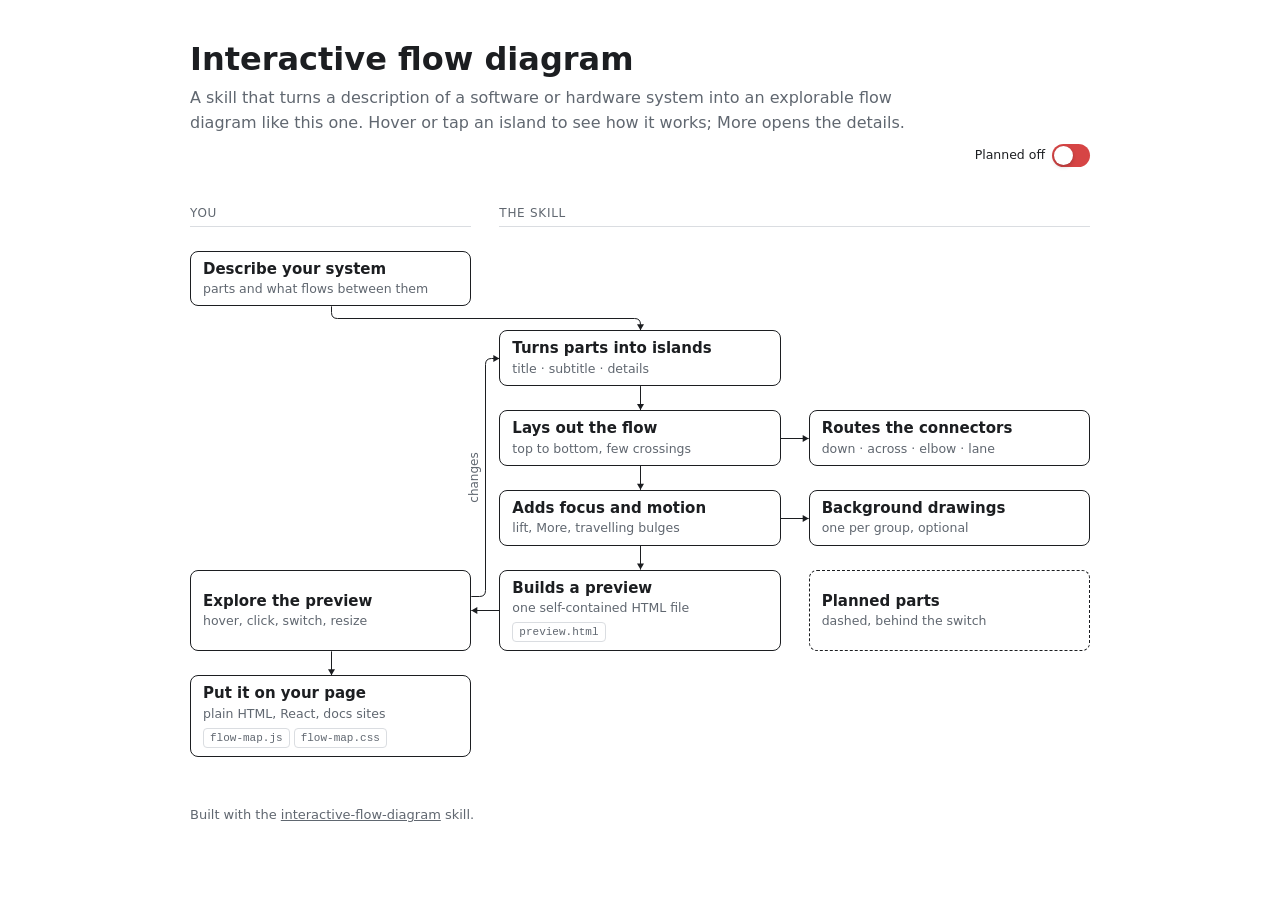
<file: docs/index.html>
<!doctype html>
<html lang="en">
<head>
<meta charset="utf-8">
<meta name="viewport" content="width=device-width, initial-scale=1">
<title>Interactive flow diagram</title>
<style>
  :root {
    --page-bg: #fff;
    --page-fg: #1c1e21;
    --page-muted: #606770;
    color-scheme: light dark;
  }
  @media (prefers-color-scheme: dark) {
    :root { --page-bg: #1b1b1d; --page-fg: #e3e3e3; --page-muted: #a8abb0; }
  }
  html { background: var(--page-bg); }
  body {
    margin: 0 auto;
    max-width: 900px;
    padding: 40px 16px 64px;
    font-family: system-ui, -apple-system, "Segoe UI", Roboto, sans-serif;
    color: var(--page-fg);
    background: var(--page-bg);
  }
  h1 { margin: 0 0 8px; font-size: 2rem; line-height: 1.2; }
  .intro { margin: 0 0 8px; max-width: 46em; line-height: 1.55; color: var(--page-muted); }
  .flow-map { --flow-bg: var(--page-bg); }
  footer { margin-top: 32px; font-size: 13px; line-height: 1.5; color: var(--page-muted); }
  footer a { color: inherit; }
/* flow-map.css: look of the interactive flow diagram.
   All diagram lines (island outlines and connectors) share one colour and one width.
   Theme: set the variables below to match the page. Dark mode turns on with [data-theme='dark'] or .dark
   on any ancestor, or follows the system when the diagram element also has the class flow-map--auto. */
.flow-map {
  --flow-line: currentColor;
  --flow-line-width: 1px;
  --flow-bg: #fff;                 /* page background: islands use it, so drawings sit behind them */
  --flow-surface: #fff;            /* lifted island */
  --flow-muted: #606770;
  --flow-soft: #dadde1;            /* header rule, chip and popup borders */
  --flow-popup: #ebedf0;
  --flow-shadow: rgba(0, 0, 0, 0.12);
  --flow-off: #d64545;             /* switch off */
  --flow-on: #34a853;              /* switch on */
  --flow-mono: ui-monospace, SFMono-Regular, Menlo, Consolas, "Liberation Mono", monospace;
  --flow-drawing-opacity: 0.18;
  --flow-gap-y: 24px;
  width: 100%;
  margin-bottom: 1.5rem;
  font-size: 15px;
  line-height: 1.3;
}

[data-theme='dark'] .flow-map,
.dark .flow-map {
  --flow-bg: #1b1b1d;
  --flow-surface: #242526;
  --flow-muted: #a8abb0;
  --flow-soft: #444950;
  --flow-popup: #2c2d30;
  --flow-shadow: rgba(0, 0, 0, 0.5);
  --flow-drawing-opacity: 0.16;
}

@media (prefers-color-scheme: dark) {
  .flow-map.flow-map--auto {
    --flow-bg: #1b1b1d;
    --flow-surface: #242526;
    --flow-muted: #a8abb0;
    --flow-soft: #444950;
    --flow-popup: #2c2d30;
    --flow-shadow: rgba(0, 0, 0, 0.5);
    --flow-drawing-opacity: 0.16;
  }
}

/* switch for planned connectors: above the diagram at the right edge, two text lines of air below */
.flow-map__bar {
  display: flex;
  justify-content: flex-end;
  margin-bottom: 2.6em;
}

.flow-map__switch {
  display: inline-flex;
  align-items: center;
  gap: 7px;
  padding: 0;
  font: inherit;
  font-size: 12.5px;
  color: inherit;
  background: none;
  border: none;
  cursor: pointer;
  touch-action: manipulation;
  -webkit-tap-highlight-color: transparent;
}

.flow-map__switch-label {
  min-width: 5.4em;   /* both labels take the same space */
  text-align: right;
}

/* iOS proportions: pill track, round knob that almost fills it, soft knob shadow */
.flow-map__switch-track {
  position: relative;
  flex: none;
  width: 38px;
  height: 23px;
  background: var(--flow-off);
  border-radius: 999px;
  transition: background-color 0.25s ease;
}

.flow-map__switch-knob {
  position: absolute;
  top: 2px;
  left: 2px;
  width: 19px;
  height: 19px;
  border-radius: 999px;
  background: #fff;
  box-shadow: 0 2px 4px rgba(0, 0, 0, 0.2), 0 0 0 0.5px rgba(0, 0, 0, 0.06);
  transition: transform 0.25s cubic-bezier(0.3, 0.7, 0.4, 1), width 0.15s ease;
}

.flow-map__switch[aria-checked="true"] .flow-map__switch-track { background: var(--flow-on); }
.flow-map__switch[aria-checked="true"] .flow-map__switch-knob { transform: translateX(15px); }
.flow-map__switch:active .flow-map__switch-knob { width: 23px; }   /* stretches while pressed */
.flow-map__switch[aria-checked="true"]:active .flow-map__switch-knob { transform: translateX(11px); }
.flow-map__switch:focus-visible { outline: none; }
.flow-map__switch:focus-visible .flow-map__switch-track {
  box-shadow: 0 0 0 2px var(--flow-bg), 0 0 0 3px var(--flow-line);
}

.flow-map__grid {
  position: relative;
  display: grid;
  /* grid-template-columns is set by the script: lane | column | gutter | column | ... | lane */
  row-gap: var(--flow-gap-y);
  padding-bottom: 16px; /* room for connectors below the last row */
}

.flow-map__head {
  align-self: end;
  padding-bottom: 4px;
  font-size: 12px;
  letter-spacing: 0.06em;
  text-transform: uppercase;
  color: var(--flow-muted);
  border-bottom: var(--flow-line-width) solid var(--flow-soft);
}

.flow-map__divider {
  align-self: center;
  display: flex;
  align-items: center;
  gap: 8px;
  font-size: 11.5px;
  color: var(--flow-muted);
  white-space: nowrap;
}

.flow-map__divider::before,
.flow-map__divider::after {
  content: "";
  flex: 1;
  border-top: var(--flow-line-width) dashed var(--flow-soft);
}

/* background drawing of the group in focus: faint, fades in slowly and crossfades between groups */
.flow-map__backdrop {
  position: absolute;
  inset: 0;
  pointer-events: none;
}

.flow-map__drawing {
  position: absolute;
  inset: 0;
  width: 100%;
  height: 100%;
  opacity: 0;
  transition: opacity 1.4s cubic-bezier(0.45, 0, 0.25, 1);
}

.flow-map__drawing.is-shown { opacity: var(--flow-drawing-opacity); }

/* connectors */
.flow-map__edges {
  position: absolute;
  inset: 0;
  width: 100%;
  height: 100%;
  overflow: visible;
  pointer-events: none;
}

.flow-map__edges path {
  fill: none;
  stroke: var(--flow-line);
  stroke-width: var(--flow-line-width);
}

.flow-map__edges .is-planned { stroke-dasharray: 5 4; }

.flow-map__edges .flow-map__arrow,
.flow-map__edges .flow-map__flow {
  fill: var(--flow-line);
  stroke: none;
}

.flow-map__edges text {
  fill: var(--flow-muted);
  font-size: 12px;
}

/* islands: hover lifts a little; keyboard focus lifts and gets a stronger outline */
.flow-map__node {
  position: relative;
  z-index: 1;
  display: block;
  width: 100%;
  margin: 0;
  padding: 8px 12px;
  text-align: left;
  font: inherit;
  color: inherit;
  background: var(--flow-bg);
  border: var(--flow-line-width) solid var(--flow-line);
  border-radius: 8px;
  cursor: default;
  touch-action: manipulation;
  -webkit-tap-highlight-color: transparent;
  transition: transform 0.15s ease, box-shadow 0.15s ease;
}

.flow-map__node.is-planned { border-style: dashed; }

.flow-map__node:hover,
.flow-map__node.is-open {
  z-index: 2;
  background: var(--flow-surface);
  transform: scale(1.025);
  box-shadow: 0 6px 18px var(--flow-shadow);
}

.flow-map__node:focus-visible {
  z-index: 2;
  background: var(--flow-surface);
  outline: none;
  transform: scale(1.025);
  box-shadow: 0 0 0 1px var(--flow-line), 0 6px 18px var(--flow-shadow);
}

.flow-map__title {
  display: block;
  font-weight: 600;
}

.flow-map__node.is-code .flow-map__title {
  font-family: var(--flow-mono);
  font-size: 0.92em;
  overflow-wrap: anywhere;
}

.flow-map__sub {
  display: block;
  margin-top: 2px;
  font-size: 12.5px;
  color: var(--flow-muted);
}

.flow-map__chips {
  display: flex;
  flex-wrap: wrap;
  gap: 4px;
  margin-top: 6px;
}

.flow-map__chip {
  padding: 0 6px;
  font-family: var(--flow-mono);
  font-size: 11px;
  line-height: 18px;
  color: var(--flow-muted);
  border: var(--flow-line-width) solid var(--flow-soft);
  border-radius: 4px;
}

/* info window: grey, so it reads as separate from the diagram */
.flow-map__popup {
  position: absolute;
  z-index: 5;
  box-sizing: border-box;
  padding: 12px 14px;
  font-size: 14px;
  line-height: 1.45;
  background: var(--flow-popup);
  border: var(--flow-line-width) solid var(--flow-soft);
  border-radius: 8px;
  box-shadow: 0 6px 20px rgba(0, 0, 0, 0.1);
  pointer-events: auto;
}

.flow-map__popup[hidden],
.flow-map__more[hidden] { display: none; }

.flow-map__popup h4 { margin: 0 0 2px; font-size: 15px; }
.flow-map__popup .flow-map__kind { margin: 0 0 8px; font-size: 12px; color: var(--flow-muted); }
.flow-map__popup p { margin: 0 0 6px; }
.flow-map__popup p:last-child { margin-bottom: 0; }

.flow-map__popup .flow-map__list {
  margin: 8px 0 6px;
  padding-left: 16px;
}

.flow-map__popup .flow-map__list.is-code {
  font-family: var(--flow-mono);
  font-size: 12px;
  overflow-wrap: anywhere;
}

.flow-map__popup .flow-map__status {
  padding-top: 6px;
  border-top: var(--flow-line-width) solid var(--flow-soft);
}

/* "More" / "Close" tag on the top right edge of the island in focus */
.flow-map__more {
  position: absolute;
  z-index: 4;
  padding: 1px 9px;
  font: inherit;
  font-size: 12px;
  line-height: 18px;
  color: inherit;
  background: var(--flow-surface);
  border: var(--flow-line-width) solid var(--flow-line);
  border-radius: 999px;
  cursor: pointer;
  touch-action: manipulation;
  -webkit-tap-highlight-color: transparent;
}

.flow-map__more:hover { background: var(--flow-popup); }
.flow-map__more:focus-visible { outline: none; box-shadow: 0 0 0 1px var(--flow-line); }

/* narrow (phones): set by the script from the real width */
.flow-map.is-narrow {
  --flow-gap-y: 18px;
  font-size: 13px;
}

.flow-map.is-narrow .flow-map__node { padding: 6px 7px; }
.flow-map.is-narrow .flow-map__sub,
.flow-map.is-narrow .flow-map__chips { display: none; }   /* the info window has them */
.flow-map.is-narrow .flow-map__head { font-size: 10.5px; letter-spacing: 0.03em; }
.flow-map.is-narrow .flow-map__edges text { font-size: 10.5px; }
.flow-map.is-narrow .flow-map__title { font-size: 12px; hyphens: auto; }
.flow-map.is-narrow .flow-map__node.is-code .flow-map__title { font-size: 0.85em; overflow-wrap: normal; }

@media (prefers-reduced-motion: reduce) {
  .flow-map__switch-track,
  .flow-map__switch-knob,
  .flow-map__node,
  .flow-map__drawing { transition: none; }
}

</style>
</head>
<body>
<h1>Interactive flow diagram</h1>
<p class="intro">A skill that turns a description of a software or hardware system into an explorable flow diagram like this one. Hover or tap an island to see how it works; More opens the details.</p>
<div id="flow" class="flow-map--auto"></div>
<footer>Built with the <a href="https://github.com/Vincentrindt05/interactive-flow-diagram"> interactive-flow-diagram</a> skill.</footer>
<script>
/*
 * flow-map.js: interactive top-down flow diagram.
 *
 *   var destroy = createFlowMap(element, config);
 *
 * Islands sit on a grid (col, row). Connectors are routed automatically:
 *   same column, lower row      -> straight down
 *   same row                    -> straight across
 *   lower row, other column     -> elbow through the gap above the target row
 *   higher row (going back up)  -> along a lane in the gutter beside the columns
 * Any connector can be sent along a lane with `via: 'left' | 'right'`.
 * See references/config.md for every option.
 *
 * Works as a classic <script> (sets window.createFlowMap) and as a CommonJS/bundler import.
 */
(function (global) {
  'use strict';

  var SVG_NS = 'http://www.w3.org/2000/svg';

  // bulges that travel along the connectors of the island in focus
  var FLOW = {
    gap: 64,        // px between bulges
    speed: 36,      // px per second
    len: 22,        // px length of a fully grown bulge
    width: 4,       // px from the line to the edge of a fully grown bulge
    peak: 0.4,      // where along the connector the bulge is largest, measured from the island in focus
    fullLen: 260,   // connectors at least this long get full-size bulges
    minAmp: 0.3,    // smallest bulge size, for the shortest connectors
    end: 6          // px before the end where the bulge has flattened (keeps clear of the arrowhead)
  };
  var PORT = 14;          // px between connectors that meet the same side of an island
  var PORT_V = 16;        // px between connectors that meet the top or bottom of an island
  var RADIUS = 6;         // corner radius of connectors
  var NARROW = 640;       // below this width the diagram switches to its compact look
  var LEAVE_DELAY = 220;  // ms the focus waits after the pointer leaves, so it can reach the "More" tag
  var DRAWING_HOLD = 700; // ms a background drawing stays after the focus is gone

  function el(tag, cls, text) {
    var e = document.createElement(tag);
    if (cls) e.className = cls;
    if (text != null) e.textContent = text;
    return e;
  }
  function svgEl(tag, cls) {
    var e = document.createElementNS(SVG_NS, tag);
    if (cls) e.setAttribute('class', cls);
    return e;
  }
  function noTranslate(e) { e.setAttribute('translate', 'no'); return e; }
  function ease(x) { return x * x * (3 - 2 * x); }
  function sign(v) { return v < 0 ? -1 : v > 0 ? 1 : 0; }
  function px(list) { return list.split(' ').map(parseFloat).filter(function (v) { return !isNaN(v); }); }

  function createFlowMap(root, config) {
    config = config || {};
    var groups = config.groups || [];
    var labels = config.labels || {};
    var NODES = config.nodes || [];
    var EDGES = config.edges || [];
    var hasHeads = groups.some(function (g) { return g.title; });
    var rowOffset = hasHeads ? 1 : 0;
    var colCount = NODES.reduce(function (m, n) { return Math.max(m, n.col); }, 1);
    groups.forEach(function (g) { (g.cols || []).forEach(function (c) { colCount = Math.max(colCount, c); }); });
    var hasPlannedEdges = EDGES.some(function (e) { return e.planned; });
    var showSwitch = config.switch === true || (config.switch !== false && hasPlannedEdges);
    var uid = 'flow-map-' + Math.random().toString(36).slice(2, 8);

    root.classList.add('flow-map');
    root.setAttribute('role', 'group');
    if (config.ariaLabel) root.setAttribute('aria-label', config.ariaLabel);

    // ---- switch for planned connectors ----
    var toggle = null, toggleLabel = null;
    if (showSwitch) {
      var bar = el('div', 'flow-map__bar');
      toggle = el('button', 'flow-map__switch');
      toggle.type = 'button';
      toggle.setAttribute('role', 'switch');
      toggle.setAttribute('aria-checked', 'false');
      toggleLabel = el('span', 'flow-map__switch-label', labels.switchOff || 'Planned off');
      toggle.appendChild(toggleLabel);
      var track = el('span', 'flow-map__switch-track');
      track.setAttribute('aria-hidden', 'true');
      track.appendChild(el('span', 'flow-map__switch-knob'));
      toggle.appendChild(track);
      bar.appendChild(toggle);
      root.appendChild(bar);
    }

    var grid = el('div', 'flow-map__grid');
    root.appendChild(grid);

    // ---- background drawings, one per group ----
    var backdrop = el('div', 'flow-map__backdrop');
    backdrop.setAttribute('aria-hidden', 'true');
    var drawings = {};
    groups.forEach(function (g) {
      if (!g.drawing) return;
      var sk = svgEl('svg', 'flow-map__drawing');
      sk.setAttribute('viewBox', g.drawing.viewBox);
      var align = g.drawing.align || 'center';
      sk.setAttribute('preserveAspectRatio', 'xMidY' + (align === 'bottom' ? 'Max' : align === 'top' ? 'Min' : 'Mid') + ' meet');
      if (g.drawing.inset) sk.style.inset = g.drawing.inset;
      var p = svgEl('path');
      if (g.drawing.stroke) {   // line drawing: drawn with strokes of this width (in viewBox units)
        p.setAttribute('fill', 'none');
        p.setAttribute('stroke', 'currentColor');
        p.setAttribute('stroke-width', g.drawing.stroke);
        p.setAttribute('stroke-linecap', 'round');
        p.setAttribute('stroke-linejoin', 'round');
      } else {                  // filled outlines, e.g. a vectorised scan
        p.setAttribute('fill', 'currentColor');
        p.setAttribute('fill-rule', 'evenodd');
      }
      p.setAttribute('d', g.drawing.d);
      sk.appendChild(p);
      backdrop.appendChild(sk);
      drawings[g.id] = sk;
    });
    grid.appendChild(backdrop);

    var svg = svgEl('svg', 'flow-map__edges');
    svg.setAttribute('aria-hidden', 'true');
    grid.appendChild(svg);

    // ---- headers and dividers ----
    groups.forEach(function (g) {
      if (!g.title || !g.cols || !g.cols.length) return;
      var h = el('div', 'flow-map__head', g.title);
      var lo = Math.min.apply(null, g.cols), hi = Math.max.apply(null, g.cols);
      h.style.gridColumn = (2 * lo) + ' / ' + (2 * hi + 1);
      h.style.gridRow = '1';
      grid.appendChild(h);
    });
    (config.dividers || []).forEach(function (d) {
      var dv = el('div', 'flow-map__divider', d.text || '');
      dv.style.gridColumn = String(2 * d.col);
      dv.style.gridRow = String(d.row + rowOffset);
      grid.appendChild(dv);
    });

    // ---- islands ----
    var popup = el('div', 'flow-map__popup');
    popup.setAttribute('role', 'dialog');
    popup.setAttribute('aria-label', labels.details || 'Details');
    popup.id = uid + '-popup';
    popup.hidden = true;

    function groupOf(n) {
      if (n.group) return n.group;
      for (var i = 0; i < groups.length; i++) if ((groups[i].cols || []).indexOf(n.col) >= 0) return groups[i].id;
      return null;
    }

    var nodes = {};
    NODES.forEach(function (n) {
      var cls = 'flow-map__node' + (n.planned ? ' is-planned' : '') + (n.code ? ' is-code' : '');
      var b = el('button', cls);
      b.type = 'button';
      b.style.gridRow = String(n.row + rowOffset);
      b.style.gridColumn = String(2 * n.col);
      var t = el('span', 'flow-map__title');
      // long technical names may break after _ / . on narrow screens
      String(n.title).split(/(?<=[_\/.])/).forEach(function (part, i) {
        if (i) t.appendChild(document.createElement('wbr'));
        t.appendChild(document.createTextNode(part));
      });
      if (n.code) noTranslate(t);
      b.appendChild(t);
      if (n.sub) b.appendChild(el('span', 'flow-map__sub', n.sub));
      if (n.chips && n.chips.length) {
        var f = el('span', 'flow-map__chips');
        n.chips.forEach(function (c) { f.appendChild(noTranslate(el('span', 'flow-map__chip', c))); });
        b.appendChild(f);
      }
      b.setAttribute('aria-describedby', popup.id);
      grid.appendChild(b);
      nodes[n.id] = { data: n, el: b, group: groupOf(n) };
    });
    grid.appendChild(popup);
    var pill = el('button', 'flow-map__more', labels.more || 'More');
    pill.type = 'button';
    pill.hidden = true;
    grid.appendChild(pill);

    EDGES.forEach(function (e) {
      if (!nodes[e.from] || !nodes[e.to]) throw new Error('flow-map: unknown island in edge ' + e.from + ' -> ' + e.to);
    });

    // ---- route plan (independent of the current size) ----
    // kind: down | across | elbow | lane. Lanes run in gutter g (0 = left of column 1, colCount = right of the last).
    // islands connected both ways at a diagonal: both connectors run as nested lanes in one gutter,
    // because an elbow there and a lane back would cross
    function hasReturn(e) {
      return EDGES.some(function (o) { return o !== e && o.from === e.to && o.to === e.from && !o.via; });
    }
    function plan(e) {
      var a = nodes[e.from].data, b = nodes[e.to].data, r = { e: e, a: a, b: b };
      if (!e.via && a.col === b.col && b.row > a.row) r.kind = 'down';
      else if (!e.via && a.row === b.row && a.col !== b.col) r.kind = 'across';
      else if (!e.via && b.row > a.row && !hasReturn(e)) r.kind = 'elbow';
      else {
        r.kind = 'lane';
        var via = e.via;
        if (!via) via = a.col === b.col ? 'left' : b.col < a.col ? 'between-left' : 'between-right';
        if (typeof via === 'number') {   // a specific gutter: 0 = left of column 1, n = right of column n
          r.g = via; r.aSide = a.col > via ? 'left' : 'right'; r.bSide = b.col > via ? 'left' : 'right';
        } else if (via === 'left') { r.g = Math.min(a.col, b.col) - 1; r.aSide = 'left'; r.bSide = 'left'; }
        else if (via === 'right') { r.g = Math.max(a.col, b.col); r.aSide = 'right'; r.bSide = 'right'; }
        else if (via === 'between-left') { r.g = b.col; r.aSide = 'left'; r.bSide = 'right'; }       // target is left of source
        else { r.g = b.col - 1; r.aSide = 'right'; r.bSide = 'left'; }                                 // target is right of source
        if (e.exit === 'bottom') r.aSide = 'bottom';
        if (e.enter === 'top') r.bSide = 'top';
      }
      return r;
    }
    var plans = EDGES.map(plan);
    var laneCount = [];
    for (var gi = 0; gi <= colCount; gi++) laneCount.push(0);
    plans.forEach(function (p) { if (p.kind === 'lane') laneCount[p.g]++; });

    // a labelled connector straight across a gutter needs room for its label
    var labelRoom = laneCount.map(function () { return 0; });
    plans.forEach(function (p) {
      if (p.kind === 'across' && p.e.label && Math.abs(p.a.col - p.b.col) === 1) {
        var g = Math.min(p.a.col, p.b.col);
        labelRoom[g] = Math.max(labelRoom[g], p.e.label.length * 6.5 + 20);
      }
    });
    function gridTemplate(narrow) {
      var cols = [];
      var gap = narrow ? 12 : 28, step = narrow ? 8 : 12;
      for (var g = 0; g <= colCount; g++) {
        var n = laneCount[g], outer = g === 0 || g === colCount;
        var w = n ? Math.max(outer ? 0 : gap, step * (n + 1)) : (outer ? 0 : gap);
        w = Math.max(w, labelRoom[g] * (narrow ? 0.85 : 1));
        cols.push(w + 'px');
        if (g < colCount) cols.push('minmax(0, 1fr)');
      }
      return cols.join(' ');
    }

    // ---- bulges ----
    var reduceMotion = window.matchMedia && window.matchMedia('(prefers-reduced-motion: reduce)').matches;
    var edgePaths = [], flowGroup = null, flowFrame = 0;
    function stopFlow() {
      if (flowFrame) cancelAnimationFrame(flowFrame);
      flowFrame = 0;
      if (flowGroup && flowGroup.parentNode) flowGroup.parentNode.removeChild(flowGroup);
      flowGroup = null;
    }
    function startFlow(id) {
      stopFlow();
      if (reduceMotion) return;
      var items = [];
      edgePaths.forEach(function (ep) {
        if (ep.from !== id && ep.to !== id) return;
        var peak = ep.to === id ? 1 - FLOW.peak : FLOW.peak;   // largest a little closer to the island in focus
        ep.paths.forEach(function (pth) {
          var len = pth.getTotalLength();
          if (len < 4) return;
          var n = Math.max(1, Math.round(len / FLOW.gap)), bulges = [];
          for (var i = 0; i < n; i++) bulges.push(svgEl('path', 'flow-map__flow'));
          items.push({ path: pth, len: len, peak: peak, amp: Math.max(FLOW.minAmp, Math.min(1, len / FLOW.fullLen)), bulges: bulges });
        });
      });
      if (!items.length) return;
      flowGroup = svgEl('g');
      items.forEach(function (it) { it.bulges.forEach(function (h) { flowGroup.appendChild(h); }); });
      svg.appendChild(flowGroup);
      function size(it, d) {
        var end = it.len - FLOW.end;
        if (d <= 0 || d >= end) return 0;
        var pk = it.peak * end;
        return ease(d < pk ? d / pk : (end - d) / (end - pk));
      }
      // outline that follows the path, so both tips stay on the line, also around corners
      function outline(it, d, sc) {
        var L = FLOW.len * (0.6 + 0.4 * sc), w = FLOW.width * sc, K = 12, left = [], right = [];
        for (var k = 0; k <= K; k++) {
          var t = k / K, at = Math.max(0, Math.min(it.len, d - L / 2 + t * L));
          var p0 = it.path.getPointAtLength(Math.max(0, at - 0.5)), p1 = it.path.getPointAtLength(Math.min(it.len, at + 0.5));
          var pt = it.path.getPointAtLength(at);
          var dx = p1.x - p0.x, dy = p1.y - p0.y, l = Math.hypot(dx, dy) || 1, nx = -dy / l, ny = dx / l;
          var rr = w * Math.pow(Math.sin(Math.PI * t), 1.5);
          left.push((pt.x + nx * rr).toFixed(2) + ' ' + (pt.y + ny * rr).toFixed(2));
          right.unshift((pt.x - nx * rr).toFixed(2) + ' ' + (pt.y - ny * rr).toFixed(2));
        }
        return 'M' + left.join(' L') + ' L' + right.join(' L') + ' z';
      }
      var t0 = performance.now();
      function frame(now) {
        var travelled = (now - t0) / 1000 * FLOW.speed;
        items.forEach(function (it) {
          var n = it.bulges.length;
          it.bulges.forEach(function (h, i) {
            var d = (travelled + i * it.len / n) % it.len, sc = size(it, d) * it.amp;
            h.setAttribute('d', sc < 0.02 ? '' : outline(it, d, sc));
          });
        });
        flowFrame = requestAnimationFrame(frame);
      }
      flowFrame = requestAnimationFrame(frame);
    }

    // ---- background drawing of the group in focus ----
    var drawingTimer = 0;
    function showDrawing(id) {
      clearTimeout(drawingTimer);
      var g = nodes[id].group;
      Object.keys(drawings).forEach(function (k) { drawings[k].classList.toggle('is-shown', k === g); });
    }
    function hideDrawingSoon() {
      clearTimeout(drawingTimer);
      drawingTimer = setTimeout(function () {
        Object.keys(drawings).forEach(function (k) { drawings[k].classList.remove('is-shown'); });
      }, DRAWING_HOLD);
    }

    // ---- focus and info window ----
    // Hover moves the focus; click, tap or keyboard pins it. "More" opens the window, which stays
    // open until "Close" is pressed or another island is chosen.
    var current = null, pinnedId = null, leaveTimer = 0;
    function fillPopup(n) {
      var d = n.data;
      popup.innerHTML = '';
      var h = el('h4', null, d.title);
      if (d.code) noTranslate(h);
      popup.appendChild(h);
      var kind = [d.planned ? (labels.planned || 'Planned') : null, d.kind].filter(Boolean).join(' · ');
      if (kind) popup.appendChild(el('p', 'flow-map__kind', kind));
      [].concat(d.text || []).forEach(function (t) { popup.appendChild(el('p', null, t)); });
      if (d.list && d.list.length) {
        var ul = el('ul', 'flow-map__list' + (d.listCode ? ' is-code' : ''));
        if (d.listCode) noTranslate(ul);
        d.list.forEach(function (t) { ul.appendChild(el('li', null, t)); });
        popup.appendChild(ul);
      }
      if (d.status) popup.appendChild(el('p', 'flow-map__status', (labels.status || 'Status') + ': ' + d.status));
    }
    function show(id, withPopup) {
      clearTimeout(leaveTimer);
      if (current !== id) {
        current = id;
        Object.keys(nodes).forEach(function (k) { nodes[k].el.classList.toggle('is-open', k === id); });
        fillPopup(nodes[id]);
        startFlow(id);
        showDrawing(id);
      }
      popup.hidden = !withPopup;
      if (withPopup) place(nodes[id]);
      updatePill();
    }
    function updatePill() {
      if (!current) { pill.hidden = true; return; }
      var open = !popup.hidden;
      pill.textContent = open ? (labels.close || 'Close') : (labels.more || 'More');
      pill.setAttribute('aria-expanded', String(open));
      pill.setAttribute('aria-controls', popup.id);
      pill.setAttribute('aria-label', (open ? 'Close details of ' : 'Show details of ') + nodes[current].data.title);
      pill.hidden = false;
      // layout box plus the lift by hand, so the tag does not lag behind the lift animation
      var n = nodes[current].el, w = n.offsetWidth, h = n.offsetHeight, k = 1.025;
      var right = n.offsetLeft + w / 2 + w / 2 * k, top = n.offsetTop + h / 2 - h / 2 * k;
      pill.style.left = (right - pill.offsetWidth - 10) + 'px';
      pill.style.top = (top - pill.offsetHeight / 2) + 'px';
    }
    function pin(id, withPopup) { pinnedId = id; show(id, !!withPopup); }
    function hidePopup() { clearTimeout(leaveTimer); pinnedId = current; popup.hidden = true; updatePill(); }
    function close() {
      clearTimeout(leaveTimer);
      current = null; pinnedId = null;
      stopFlow();
      hideDrawingSoon();
      popup.hidden = true;
      pill.hidden = true;
      Object.keys(nodes).forEach(function (k) { nodes[k].el.classList.remove('is-open'); });
    }
    function leaveSoon() {
      clearTimeout(leaveTimer);
      if (current && current === pinnedId) return;
      leaveTimer = setTimeout(close, LEAVE_DELAY);
    }
    function place(n) {
      var r = grid.getBoundingClientRect(), b = n.el.getBoundingClientRect();
      var bl = b.left - r.left, br = b.right - r.left, top, left, width;
      if (r.width < NARROW) { width = r.width; left = 0; top = b.bottom - r.top + 8; }
      else {
        width = Math.min(340, r.width);
        if (br + 12 + width <= r.width) left = br + 12;
        else if (bl - 12 - width >= 0) left = bl - 12 - width;
        else left = Math.max(0, r.width - width);
        top = b.top - r.top;
      }
      popup.style.left = left + 'px';
      popup.style.width = width + 'px';
      popup.style.top = '0px';
      popup.style.top = Math.max(0, Math.min(top, r.height - popup.offsetHeight)) + 'px';
    }
    Object.keys(nodes).forEach(function (id) {
      var b = nodes[id].el;
      b.addEventListener('pointerenter', function (e) {
        if (e.pointerType === 'touch') return;
        clearTimeout(leaveTimer);
        if (current === id) return;
        pinnedId = null;
        show(id, false);
      });
      b.addEventListener('pointerleave', function (e) { if (e.pointerType !== 'touch') leaveSoon(); });
      b.addEventListener('focus', function () { if (pinnedId !== id) pin(id, false); });
      b.addEventListener('click', function () { if (pinnedId !== id || current !== id) pin(id, false); });
    });
    popup.addEventListener('pointerenter', function () { clearTimeout(leaveTimer); });
    popup.addEventListener('pointerleave', leaveSoon);
    pill.addEventListener('pointerenter', function () { clearTimeout(leaveTimer); });
    pill.addEventListener('pointerleave', leaveSoon);
    pill.addEventListener('click', function () {
      if (!current) return;
      if (popup.hidden) pin(current, true); else hidePopup();
    });
    function onKey(e) { if (e.key === 'Escape' && current) close(); }
    function onPointerDown(e) {
      if (!current || current === pinnedId) return;
      if (e.target.closest && e.target.closest('.flow-map__node')) return;
      if (popup.contains(e.target) || e.target === pill) return;
      close();
    }
    document.addEventListener('keydown', onKey);
    document.addEventListener('pointerdown', onPointerDown);
    if (toggle) {
      toggle.addEventListener('click', function () {
        var on = !root.classList.contains('is-planned-on');
        root.classList.toggle('is-planned-on', on);
        toggle.setAttribute('aria-checked', String(on));
        toggleLabel.textContent = on ? (labels.switchOn || 'Planned on') : (labels.switchOff || 'Planned off');
        close();
        draw();
      });
    }

    // ---- drawing the connectors ----
    function draw() {
      var narrow = root.getBoundingClientRect().width < NARROW;
      root.classList.toggle('is-narrow', narrow);
      grid.style.gridTemplateColumns = gridTemplate(narrow);
      var r = grid.getBoundingClientRect();
      var cs = getComputedStyle(grid);
      var colW = px(cs.gridTemplateColumns), rowH = px(cs.gridTemplateRows);
      var rowGap = parseFloat(cs.rowGap) || 0;
      var plannedOn = root.classList.contains('is-planned-on');
      stopFlow();
      while (svg.firstChild) svg.removeChild(svg.firstChild);
      edgePaths = [];

      // x range of gutter g, y of the gap above grid row gr
      var colX = [0];
      colW.forEach(function (w, i) { colX.push(colX[i] + w); });
      function gutter(g) { return { l: colX[2 * g], r: colX[2 * g + 1] }; }
      var rowY = [0];
      rowH.forEach(function (h, i) { rowY.push(rowY[i] + h + (i < rowH.length - 1 ? rowGap : 0)); });
      function gapAbove(row) {   // row: content row (1-based)
        var gr = row + rowOffset - 1;   // 0-based grid row index
        if (gr <= 0) return rowY[0] - 8;
        return rowY[gr] - rowGap / 2;
      }
      function gapBelow(row) { return gapAbove(row + 1); }

      function box(id) {
        var b = nodes[id].el.getBoundingClientRect();
        return { l: b.left - r.left, r: b.right - r.left, t: b.top - r.top, b: b.bottom - r.top,
                 w: b.width, h: b.height, cx: (b.left + b.right) / 2 - r.left, cy: (b.top + b.bottom) / 2 - r.top };
      }
      var boxes = {};
      Object.keys(nodes).forEach(function (id) { boxes[id] = box(id); });

      var visible = plans.filter(function (p) { return !p.e.planned || plannedOn; });

      // lanes: tracks inside each gutter, shortest connectors nearest the islands they attach to
      var byGutter = {};
      visible.forEach(function (p) {
        if (p.kind !== 'lane') return;
        (byGutter[p.g] = byGutter[p.g] || []).push(p);
      });
      Object.keys(byGutter).forEach(function (g) {
        var list = byGutter[g], gt = gutter(+g);
        var maxSpan = Math.max.apply(null, list.map(function (p) { return Math.abs(boxes[p.e.from].cy - boxes[p.e.to].cy) || 1; }));
        list.forEach(function (p) {
          var span = Math.abs(boxes[p.e.from].cy - boxes[p.e.to].cy), norm = span / maxSpan;
          // loops (both ends on one side) run nearest that side, the shortest innermost;
          // connectors from the other side follow, the one reaching farthest nearest its target
          var aR = p.a.col > +g, bR = p.b.col > +g;   // attaches to the column right of the gutter
          p.key = aR && bR ? 1 - 0.25 * norm : !aR && !bR ? 0.25 * norm : bR ? 0.5 + 0.25 * norm : 0.5 - 0.25 * norm;
        });
        list.sort(function (x, y) { return x.key - y.key; });
        list.forEach(function (p, i) {
          var f = p.e.track != null ? p.e.track : (i + 1) / (list.length + 1);
          p.x = Math.round(gt.l + (gt.r - gt.l) * f) + 0.5;
        });
      });

      // ports: where connectors meet the sides of an island
      var ports = {};   // id -> side -> [request]
      function req(id, side, p, end, opts) {
        var s = (ports[id] = ports[id] || {});
        (s[side] = s[side] || []).push(Object.assign({ p: p, end: end }, opts));
      }
      visible.forEach(function (p) {
        var A = boxes[p.e.from], B = boxes[p.e.to];
        if (p.kind === 'down') {
          req(p.e.from, 'bottom', p, 'a', { fixed: true, pair: p.e.pair });
          req(p.e.to, 'top', p, 'b', { fixed: true, pair: p.e.pair });
        } else if (p.kind === 'across') {
          var right = B.cx > A.cx;
          req(p.e.from, right ? 'right' : 'left', p, 'a', { fixed: true, pair: p.e.pair });
          req(p.e.to, right ? 'left' : 'right', p, 'b', { fixed: true, pair: p.e.pair });
        } else if (p.kind === 'elbow') {
          req(p.e.from, 'bottom', p, 'a', { s: sign(B.cx - A.cx), ext: gapAbove(p.b.row) - A.b });
          req(p.e.to, 'top', p, 'b', { s: sign(A.cx - B.cx), ext: gapAbove(p.b.row) - A.b });
        } else {
          var yA = A.cy, yB = B.cy;
          if (p.aSide === 'bottom') req(p.e.from, 'bottom', p, 'a', { s: sign(p.x - A.cx), ext: Math.abs(p.x - A.cx) });
          else req(p.e.from, p.aSide, p, 'a', { s: sign(yB - yA), ext: Math.abs(p.x - (p.aSide === 'left' ? A.l : A.r)) });
          if (p.bSide === 'top') req(p.e.to, 'top', p, 'b', { s: sign(p.x - B.cx), ext: Math.abs(p.x - B.cx) });
          else req(p.e.to, p.bSide, p, 'b', { s: sign(yA - yB), ext: Math.abs(p.x - (p.bSide === 'left' ? B.l : B.r)) });
        }
      });
      // fixed ports sit around the centre; the others go to the side where their connector continues,
      // the one that reaches farthest closest to the centre, so nested connectors never cross
      function allocate(list, step) {
        var fixed = list.filter(function (q) { return q.fixed; });
        var lines = fixed.reduce(function (n, q) { return n + (q.pair ? 2 : 1); }, 0);
        var o = -(lines - 1) * step / 2;
        fixed.forEach(function (q) {
          if (q.pair) { q.offs = [o, o + step]; o += 2 * step; } else { q.offs = [o]; o += step; }
          q.off = q.offs.reduce(function (s, v) { return s + v; }, 0) / q.offs.length;
        });
        var free = list.filter(function (q) { return !q.fixed; });
        var both = free.some(function (q) { return q.s < 0; }) && free.some(function (q) { return q.s >= 0; });
        [-1, 1].forEach(function (s) {
          var side = free.filter(function (q) { return (q.s < 0 ? -1 : 1) === s; });
          side.sort(function (x, y) { return y.ext - x.ext; });
          var start = lines ? (lines - 1) * step / 2 + step : both ? step / 2 : 0;
          side.forEach(function (q, i) { q.off = s * (start + step * i); });
        });
      }
      Object.keys(ports).forEach(function (id) {
        var sides = ports[id];
        Object.keys(sides).forEach(function (side) {
          allocate(sides[side], side === 'top' || side === 'bottom' ? PORT_V : PORT);
        });
      });
      function portOf(p, end) {
        var id = end === 'a' ? p.e.from : p.e.to, sides = ports[id] || {}, found = null;
        Object.keys(sides).forEach(function (side) {
          sides[side].forEach(function (q) { if (q.p === p && q.end === end) found = q; });
        });
        return found;
      }

      function s(v) { return Math.round(v) + 0.5; }   // crisp 1 px lines
      var collect = null;
      function path(d, planned) {
        var p = svgEl('path', planned ? 'is-planned' : null);
        p.setAttribute('d', d);
        svg.appendChild(p);
        if (collect) collect.push(p);
      }
      function arrow(x, y, dir) {
        var a = 6, w = 3.5, d;
        if (dir === 'down') d = 'M' + x + ' ' + y + ' l' + (-w) + ' ' + (-a) + ' h' + 2 * w + ' z';
        if (dir === 'up') d = 'M' + x + ' ' + y + ' l' + (-w) + ' ' + a + ' h' + 2 * w + ' z';
        if (dir === 'left') d = 'M' + x + ' ' + y + ' l' + a + ' ' + (-w) + ' v' + 2 * w + ' z';
        if (dir === 'right') d = 'M' + x + ' ' + y + ' l' + (-a) + ' ' + (-w) + ' v' + 2 * w + ' z';
        var p = svgEl('path', 'flow-map__arrow');
        p.setAttribute('d', d);
        svg.appendChild(p);
      }
      function poly(pts, planned) {
        var d = 'M' + pts[0][0] + ' ' + pts[0][1];
        for (var i = 1; i < pts.length - 1; i++) {
          var p0 = pts[i - 1], p1 = pts[i], p2 = pts[i + 1];
          var r1 = Math.min(RADIUS, Math.abs(p1[0] - p0[0]) / 2 + Math.abs(p1[1] - p0[1]) / 2);
          var r2 = Math.min(RADIUS, Math.abs(p2[0] - p1[0]) / 2 + Math.abs(p2[1] - p1[1]) / 2);
          var rr = Math.min(r1, r2);
          var ax = p1[0] - sign(p1[0] - p0[0]) * rr, ay = p1[1] - sign(p1[1] - p0[1]) * rr;
          var bx = p1[0] + sign(p2[0] - p1[0]) * rr, by = p1[1] + sign(p2[1] - p1[1]) * rr;
          d += ' L' + ax + ' ' + ay + ' Q' + p1[0] + ' ' + p1[1] + ' ' + bx + ' ' + by;
        }
        var last = pts[pts.length - 1];
        path(d + ' L' + last[0] + ' ' + last[1], planned);
        // the label goes above the longest horizontal stretch, or along the longest vertical one
        // when no horizontal stretch has room for it
        var best = null, vert = null;
        for (var j = 1; j < pts.length; j++) {
          var hl = Math.abs(pts[j][0] - pts[j - 1][0]), vl = Math.abs(pts[j][1] - pts[j - 1][1]);
          if (pts[j][1] === pts[j - 1][1] && (!best || hl > best.len)) best = { len: hl, x: (pts[j][0] + pts[j - 1][0]) / 2, y: pts[j][1] };
          if (pts[j][0] === pts[j - 1][0] && (!vert || vl > vert.len)) vert = { len: vl, x: pts[j][0], y: (pts[j][1] + pts[j - 1][1]) / 2, vertical: true };
        }
        return { h: best, v: vert };
      }
      function label(text, spot) {
        if (!text || !spot) return;
        var t = svgEl('text');
        t.setAttribute('text-anchor', 'middle');
        t.textContent = text;
        svg.appendChild(t);
        var room = text.length * 7 + 16;
        var h = spot.h, v = spot.v;
        if (h && (h.len >= room || !v || v.len < room)) {
          t.setAttribute('x', h.x);
          t.setAttribute('y', h.y - 9);   // clear of the bulges running along the line
        } else if (v) {
          t.setAttribute('x', v.x);
          t.setAttribute('y', v.y);
          t.setAttribute('transform', 'rotate(-90 ' + v.x + ' ' + v.y + ') translate(0 -8)');
        }
      }
      function sideX(B, side) { return side === 'left' ? B.l : B.r; }

      visible.forEach(function (p) {
        var e = p.e, A = boxes[e.from], B = boxes[e.to], dy = e.dy || 0, dx = e.dx || 0;
        var pl = !!(e.planned || p.a.planned || p.b.planned), spot = null, x, y, x2, y2, qa, qb;
        collect = [];
        edgePaths.push({ from: e.from, to: e.to, paths: collect });
        if (p.kind === 'down') {
          qa = portOf(p, 'a');
          if (e.pair) {
            x = s(A.cx + qa.offs[0] + dx); x2 = s(A.cx + qa.offs[1] + dx);
            path('M' + x + ' ' + A.b + ' V' + B.t, pl); arrow(x, B.t, 'down');
            path('M' + x2 + ' ' + B.t + ' V' + A.b, pl); arrow(x2, A.b, 'up');
          } else {
            x = s(A.cx + qa.off + dx);
            spot = poly([[x, A.b], [x, B.t]], pl); arrow(x, B.t, 'down');
          }
        } else if (p.kind === 'across') {
          qa = portOf(p, 'a');
          var toRight = B.cx > A.cx, xa = toRight ? A.r : A.l, xb = toRight ? B.l : B.r;
          if (e.pair) {
            y = s(A.cy + qa.offs[0] + dy); y2 = s(A.cy + qa.offs[1] + dy);
            path('M' + xa + ' ' + y + ' H' + xb, pl); arrow(xb, y, toRight ? 'right' : 'left');
            path('M' + xb + ' ' + y2 + ' H' + xa, pl); arrow(xa, y2, toRight ? 'left' : 'right');
            spot = { h: { len: Math.abs(xb - xa), x: (xa + xb) / 2, y: y } };
          } else {
            y = s(A.cy + qa.off + dy);
            spot = poly([[xa, y], [xb, y]], pl); arrow(xb, y, toRight ? 'right' : 'left');
          }
        } else if (p.kind === 'elbow') {
          qa = portOf(p, 'a'); qb = portOf(p, 'b');
          x = s(A.cx + qa.off); x2 = s(B.cx + qb.off); y = s(gapAbove(p.b.row) + dy);
          spot = poly([[x, A.b], [x, y], [x2, y], [x2, B.t]], pl); arrow(x2, B.t, 'down');
        } else {
          qa = portOf(p, 'a'); qb = portOf(p, 'b');
          var lx = p.x + dx, pts = [];
          if (p.aSide === 'bottom') {
            x = s(A.cx + qa.off); y = s(gapBelow(p.a.row));
            pts.push([x, A.b], [x, y], [lx, y]);
          } else {
            y = s(A.cy + qa.off + dy);
            pts.push([sideX(A, p.aSide), y], [lx, y]);
          }
          if (p.bSide === 'top') {
            x2 = s(B.cx + qb.off); y2 = s(gapAbove(p.b.row));
            pts.push([lx, y2], [x2, y2], [x2, B.t]);
            spot = poly(pts, pl); arrow(x2, B.t, 'down');
          } else {
            y2 = s(B.cy + qb.off + dy);
            var bx = sideX(B, p.bSide);
            pts.push([lx, y2], [bx, y2]);
            spot = poly(pts, pl); arrow(bx, y2, p.bSide === 'left' ? 'right' : 'left');
          }
        }
        label(e.label, spot);
      });
      collect = null;
      if (current) { if (!popup.hidden) place(nodes[current]); startFlow(current); updatePill(); }
    }

    draw();
    var ro = null;
    if (window.ResizeObserver) { ro = new ResizeObserver(function () { draw(); }); ro.observe(root); }
    else window.addEventListener('resize', draw);
    if (document.fonts && document.fonts.ready) document.fonts.ready.then(function () { if (grid.isConnected) draw(); });

    return function destroy() {
      stopFlow();
      clearTimeout(drawingTimer);
      clearTimeout(leaveTimer);
      document.removeEventListener('keydown', onKey);
      document.removeEventListener('pointerdown', onPointerDown);
      if (ro) ro.disconnect(); else window.removeEventListener('resize', draw);
      root.innerHTML = '';
      root.classList.remove('flow-map', 'is-planned-on', 'is-narrow');
    };
  }

  global.createFlowMap = createFlowMap;
  if (typeof module !== 'undefined' && module.exports) {
    module.exports = createFlowMap;
    module.exports.default = createFlowMap;
  }
})(typeof window !== 'undefined' ? window : this);

</script>
<script>
// The guide: an interactive flow diagram that explains how to use this skill.
// It is also a complete example of a config. Build it with:
//   python3 scripts/build_standalone.py examples/guide.config.js guide.html --title "Interactive flow diagram"
var config = {
  ariaLabel: 'How the interactive flow diagram skill works',
  labels: { switchOff: 'Planned off', switchOn: 'Planned on' },
  groups: [
    { id: 'you', title: 'You', cols: [1],
      drawing: { viewBox: '60 0 330 300', stroke: 1.1, align: 'center',
        d: 'M73.6 51.6 L282.4 29.7 L306.4 258.4 L97.6 280.3 Z M285.5 59.5 L252.6 32.8 M252.6 32.8 L255.7 62.6 L285.5 59.5 M101.8 80.8 L249 65.3 M103.9 100.7 L225.2 88 M105.9 120.6 L245.2 106 M108 140.5 L197.5 131.1 M114 178.1 L165.7 172.6 L168.4 198.5 L116.7 203.9 Z M197.5 169.3 L249.3 163.9 L252 189.7 L200.3 195.1 Z M203 221 L254.7 215.6 L257.4 241.4 L205.7 246.9 Z M167.1 185.6 L196.9 182.4 M190.4 178.1 L197.9 182.3 L191.5 188 M226.1 192.4 L228.6 216.3 M223 210.9 L228.7 217.3 L233 209.8 M270.1 228 L290.6 210.2 L364.3 92.3 L368.5 79.6 L360.3 74.5 L350.7 83.9 L277.1 201.7 Z M290.6 210.2 L277.1 201.7 M353.7 109.3 L340.1 100.8 M283.9 206 L346.9 105.1 M276.3 222.5 L272.3 220' } },
    { id: 'skill', title: 'The skill', cols: [2, 3],
      drawing: { viewBox: '20 0 360 300', stroke: 1.1, align: 'bottom',
        d: 'M200 46 m-11 0 a11 11 0 1 0 22 0 a11 11 0 1 0 -22 0 M200 35 L200 14 M196 14 L204 14 L204 6 L196 6 Z M188.5 52.9 L121.3 204.8 L126.7 207.2 L197.5 57.1 Z M124 206 L118 232 M202.5 57.2 L275.3 197.3 L280.7 194.7 L211.5 52.8 Z M275 196 L286 226 L281 196M40 255 L360 255 L360 285 L40 285 Z M50 255 L50 267 M59.7 255 L59.7 261 M69.4 255 L69.4 261 M79.1 255 L79.1 261 M88.8 255 L88.8 261 M98.5 255 L98.5 267 M108.2 255 L108.2 261 M117.9 255 L117.9 261 M127.6 255 L127.6 261 M137.3 255 L137.3 261 M147 255 L147 267 M156.7 255 L156.7 261 M166.4 255 L166.4 261 M176.1 255 L176.1 261 M185.8 255 L185.8 261 M195.5 255 L195.5 267 M205.2 255 L205.2 261 M214.9 255 L214.9 261 M224.6 255 L224.6 261 M234.3 255 L234.3 261 M244 255 L244 267 M253.7 255 L253.7 261 M263.4 255 L263.4 261 M273.1 255 L273.1 261 M282.8 255 L282.8 261 M292.5 255 L292.5 267 M302.2 255 L302.2 261 M311.9 255 L311.9 261 M321.6 255 L321.6 261 M331.3 255 L331.3 261 M341 255 L341 267 M350.7 255 L350.7 261' } }
  ],
  nodes: [
    { id: 'describe', col: 1, row: 1, title: 'Describe your system', sub: 'parts and what flows between them',
      kind: 'Step 1 · you',
      text: ['Tell the assistant what your system is made of: the parts, what each one does, and what flows between them. Software, hardware or both.',
             'Say what already exists and what is only planned, and which parts belong together. Groups become columns with a header.'],
      list: ['the parts and their names (programs, files, devices, services)', 'who sends what to whom', 'groups, for example hardware and software', 'optional: one line drawing per group'] },

    { id: 'islands', col: 2, row: 2, title: 'Turns parts into islands', sub: 'title · subtitle · details',
      kind: 'Step 2 · the skill',
      text: ['Every part becomes an island with a short title and a subtitle. Chips can show files or settings it uses.',
             'The longer explanation goes into the details window that opens with More. Technical names can be shown in a monospace font.'],
      list: ['id, col, row', 'title, sub, chips, code', 'kind, text, list, status', 'planned: true'], listCode: true },

    { id: 'layout', col: 2, row: 3, title: 'Lays out the flow', sub: 'top to bottom, few crossings',
      kind: 'Step 2 · the skill',
      text: ['Rows run from top to bottom in the order things happen. The main strand gets a column of its own, side strands run beside it, and paths that return run back up along a lane.',
             'Steps that follow each other sit in neighbouring rows, so their connectors stay short and straight.'] },

    { id: 'connectors', col: 3, row: 3, title: 'Routes the connectors', sub: 'down · across · elbow · lane',
      kind: 'Feature',
      text: ['Connectors are routed automatically: straight down within a column, straight across within a row, as an elbow to a lower row in another column, and along a lane beside the columns when they go back up.',
             'Where two lines would still cross, one connector is sent along a different gutter or nudged by a few pixels. Request and answer can be drawn as a pair of arrows.'],
      list: ["via: 'left' | 'right' | gutter number", "enter: 'top', exit: 'bottom'", 'track: 0 to 1, dx, dy', "pair: true, label: '…'"], listCode: true },

    { id: 'motion', col: 2, row: 4, title: 'Adds focus and motion', sub: 'lift, More, travelling bulges',
      kind: 'Feature',
      text: ['Hovering an island lifts it, and small bulges travel along its connectors, growing towards the island in focus. A click, a tap or the keyboard pins the focus.',
             'More opens the details window; it stays open until Close, Escape or another island. All motion stops when the system asks for reduced motion.'] },

    { id: 'drawings', col: 3, row: 4, title: 'Background drawings', sub: 'one per group, optional',
      kind: 'Feature',
      text: ['Each group can bring a line drawing. It fades in slowly behind the diagram while one of the group’s islands is in focus, and crossfades when the focus moves to another group.',
             'Drawings are plain SVG paths in the config. A helper script crops a drawing, removes its background and makes the path compact.'],
      list: ['scripts/compact_svg.py drawing.svg'], listCode: true },

    { id: 'preview', col: 2, row: 5, title: 'Builds a preview', sub: 'one self-contained HTML file', chips: ['preview.html'],
      kind: 'Step 2 · the skill',
      text: ['The result is a single HTML file with the engine, the styles and your content inside. Where the app can show HTML, the assistant shows it straight away; otherwise you get the file to open in any browser.'] },

    { id: 'planned', col: 3, row: 5, planned: true, title: 'Planned parts', sub: 'dashed, behind the switch',
      kind: 'Feature',
      text: ['Islands marked as planned are drawn dashed. Connectors marked as planned only appear when the switch at the top right is on, so one diagram can show today and what comes next.',
             'This island is planned itself: switch on to see its connector.'] },

    { id: 'review', col: 1, row: 5, title: 'Explore the preview', sub: 'hover, click, switch, resize',
      kind: 'Step 3 · you',
      text: ['Try the diagram the way your readers will: hover, click, open More, flip the switch, make the window narrow.',
             'Ask for changes in plain words: move an island, rename it, add a part, change a drawing. The assistant updates the config and builds a new preview.'] },

    { id: 'embed', col: 1, row: 6, title: 'Put it on your page', sub: 'plain HTML, React, docs sites', chips: ['flow-map.js', 'flow-map.css'],
      kind: 'Step 4 · you',
      text: ['Copy the two engine files next to your page and call createFlowMap with an element and your config. It returns a function that removes the diagram again.',
             'Set --flow-bg to your page background so islands cover the drawings, and add data-theme="dark" or the class dark for dark mode.'],
      list: ['<div id="flow"></div>', 'createFlowMap(el, config)', 'React: call it in useEffect and return its result', 'docs sites: the same, inside a component'], listCode: true }
  ],
  edges: [
    { from: 'describe', to: 'islands' },
    { from: 'islands', to: 'layout' },
    { from: 'layout', to: 'connectors' },
    { from: 'layout', to: 'motion' },
    { from: 'motion', to: 'drawings' },
    { from: 'motion', to: 'preview' },
    { from: 'preview', to: 'review' },
    { from: 'review', to: 'islands', label: 'changes' },
    { from: 'review', to: 'embed' },
    { from: 'preview', to: 'planned', planned: true }
  ]
};

createFlowMap(document.getElementById('flow'), config);
</script>
</body>
</html>
</file>
